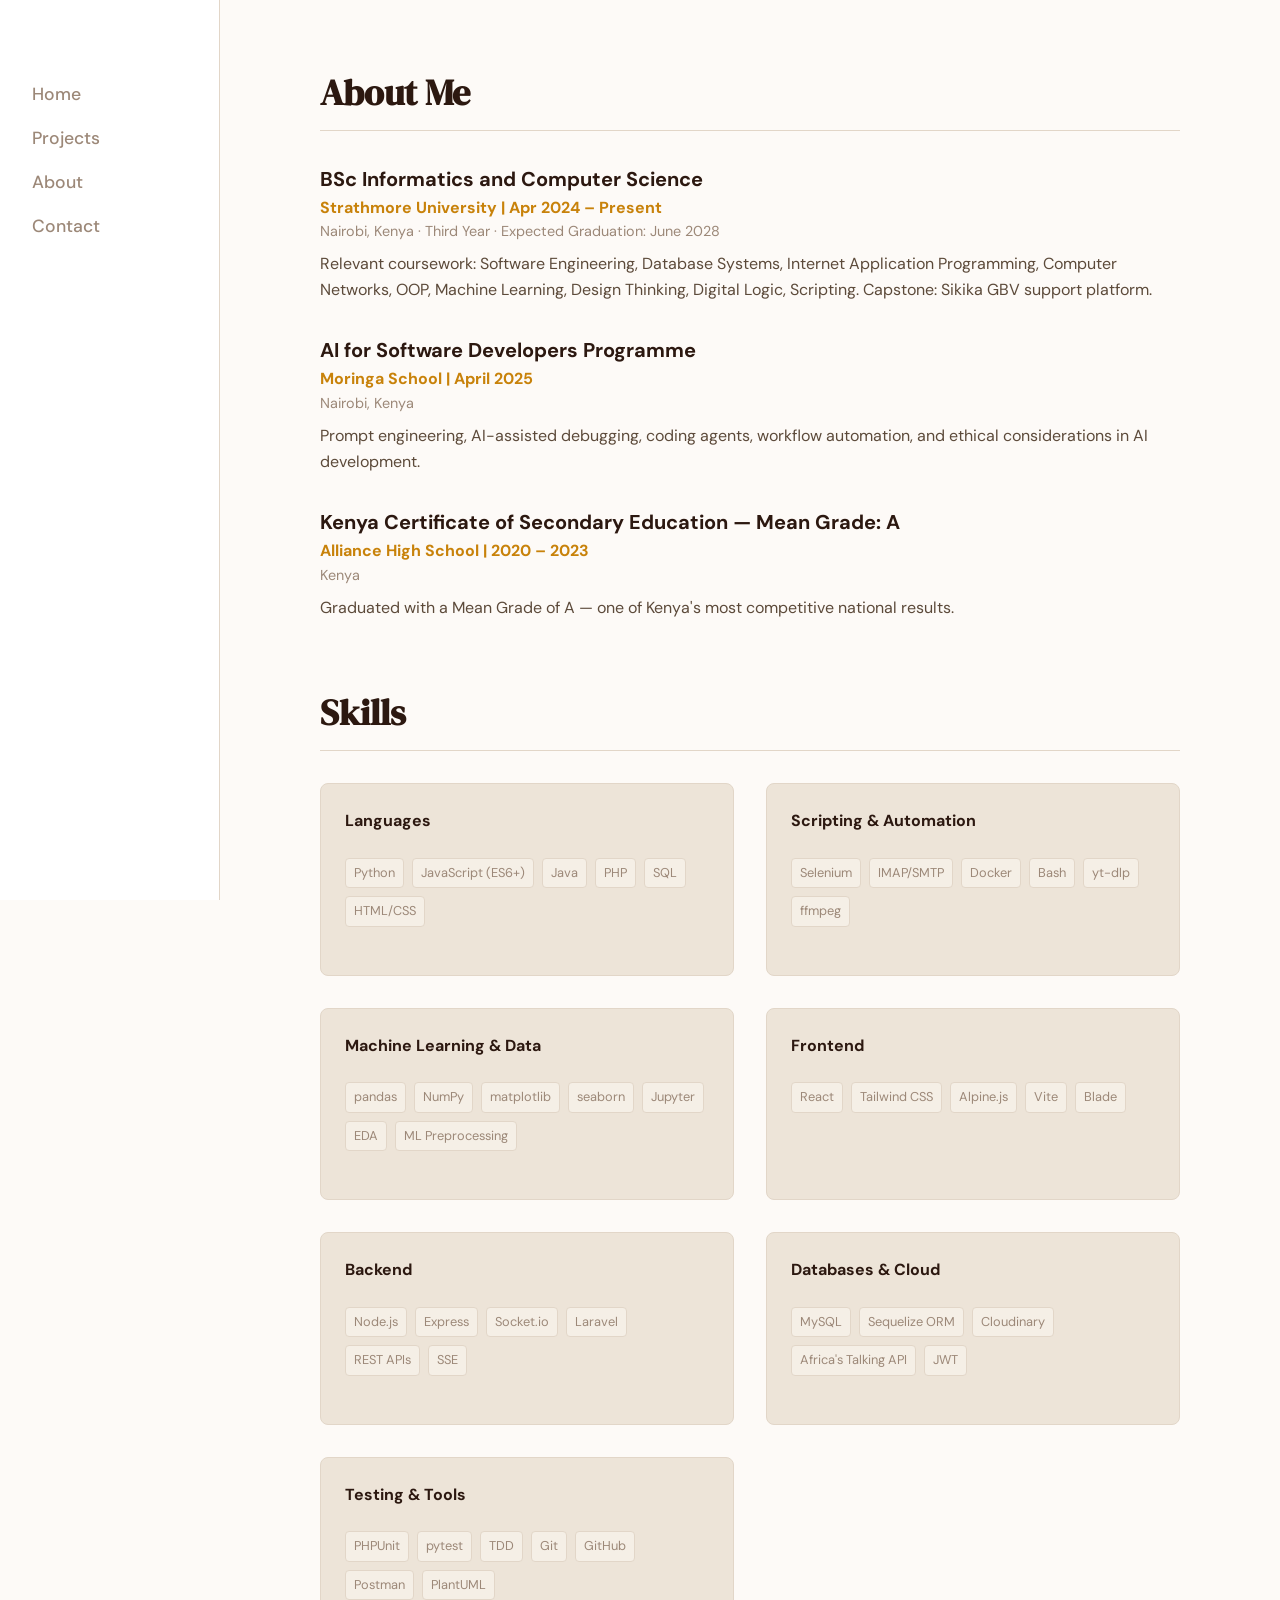
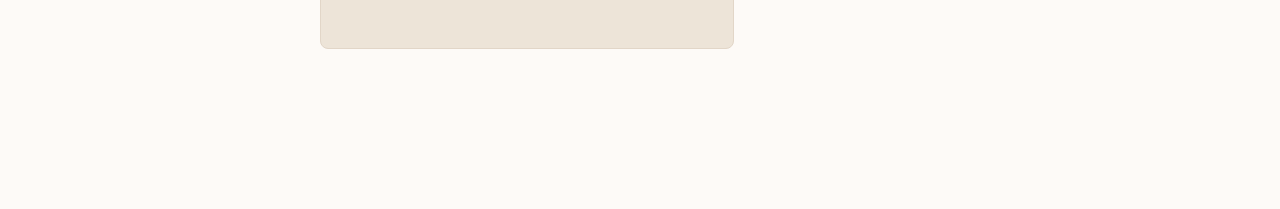
<file: about.html>
<!-- about.html -->
<!DOCTYPE html>
<html lang="en">
<head>
    <meta charset="UTF-8">
    <meta name="viewport" content="width=device-width, initial-scale=1.0">
    <title>About | Karanei Kimutai</title>
    <link rel="stylesheet" href="./css/style.css">
</head>
<body>
    <aside id="sidebarNav" class="sidebar">
        <nav class="nav-menu">
            <a href="index.html" class="nav-link">Home</a>
            <a href="projects.html" class="nav-link">Projects</a>
            <a href="about.html" class="nav-link active amber-text font-bold">About</a>
            <a href="contact.html" class="nav-link">Contact</a>
        </nav>
    </aside>

    <main class="content-area">
        <section class="page-section" id="aboutSection">
            <h2 class="section-title espresso-text">About Me <button type="button" class="edit-btn" data-edit-section="education">Edit</button></h2>
            <div id="educationTimeline"></div>
            
            <h2 class="section-title espresso-text section-spaced">Skills <button type="button" class="edit-btn" data-edit-section="skills">Edit</button></h2>
            <div id="skillsGrid" class="projects-grid"></div>
        </section>
    </main>

    <script src="./js/data.js"></script>
    <script src="./js/main.js"></script>
    <script src="./js/github.js"></script>
    <script src="./js/admin.js"></script>
</body>
</html>
</file>
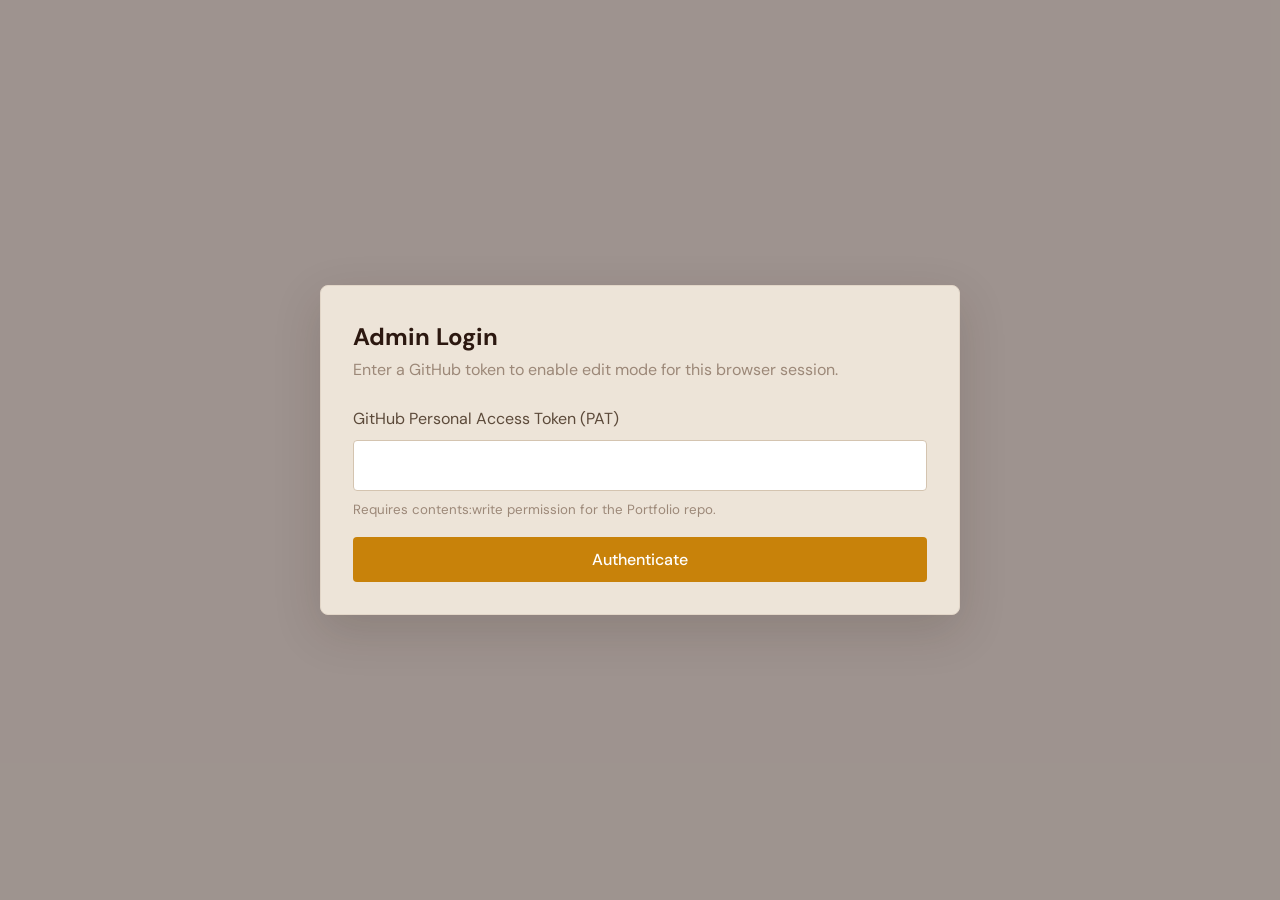
<file: admin.html>
<!-- admin.html -->
<!DOCTYPE html>
<html lang="en">
<head>
    <meta charset="UTF-8">
    <meta name="viewport" content="width=device-width, initial-scale=1.0">
    <title>Admin Dashboard | Portfolio</title>
    <link rel="stylesheet" href="./css/style.css">
</head>
<body>
    <!-- The login modal container -->
    <div id="loginModal" class="modal-overlay">
        <div class="modal-content surface-2-bg">
            <h2 class="espresso-text">Admin Login</h2>
            <p class="muted-text body-text">Enter a GitHub token to enable edit mode for this browser session.</p>
            
            <form id="loginForm" class="login-form">
                <div class="form-group">
                    <label for="githubPat" class="brown-text">GitHub Personal Access Token (PAT)</label>
                    <input type="password" id="githubPat" required class="form-input">
                    <small class="muted-text">Requires contents:write permission for the Portfolio repo.</small>
                </div>
                
                <button type="submit" class="btn btn-primary full-width">Authenticate</button>
            </form>
            <p id="loginError" class="error-text" hidden></p>
        </div>
    </div>

    <!-- The dashboard view (hidden until authenticated) -->
    <main id="adminDashboard" class="content-area" hidden>
        <section class="page-section">
            <h1 class="display-text">Admin Dashboard</h1>
            <p class="body-text">Select a section on your live site to edit, or manage global settings here.</p>
            <a href="index.html" class="btn btn-secondary return-link">Return to Live Site</a>
        </section>
    </main>

    <!-- Core Scripts -->
    <script src="./js/github.js"></script>
    <script src="./js/admin.js"></script>
</body>
</html>
</file>
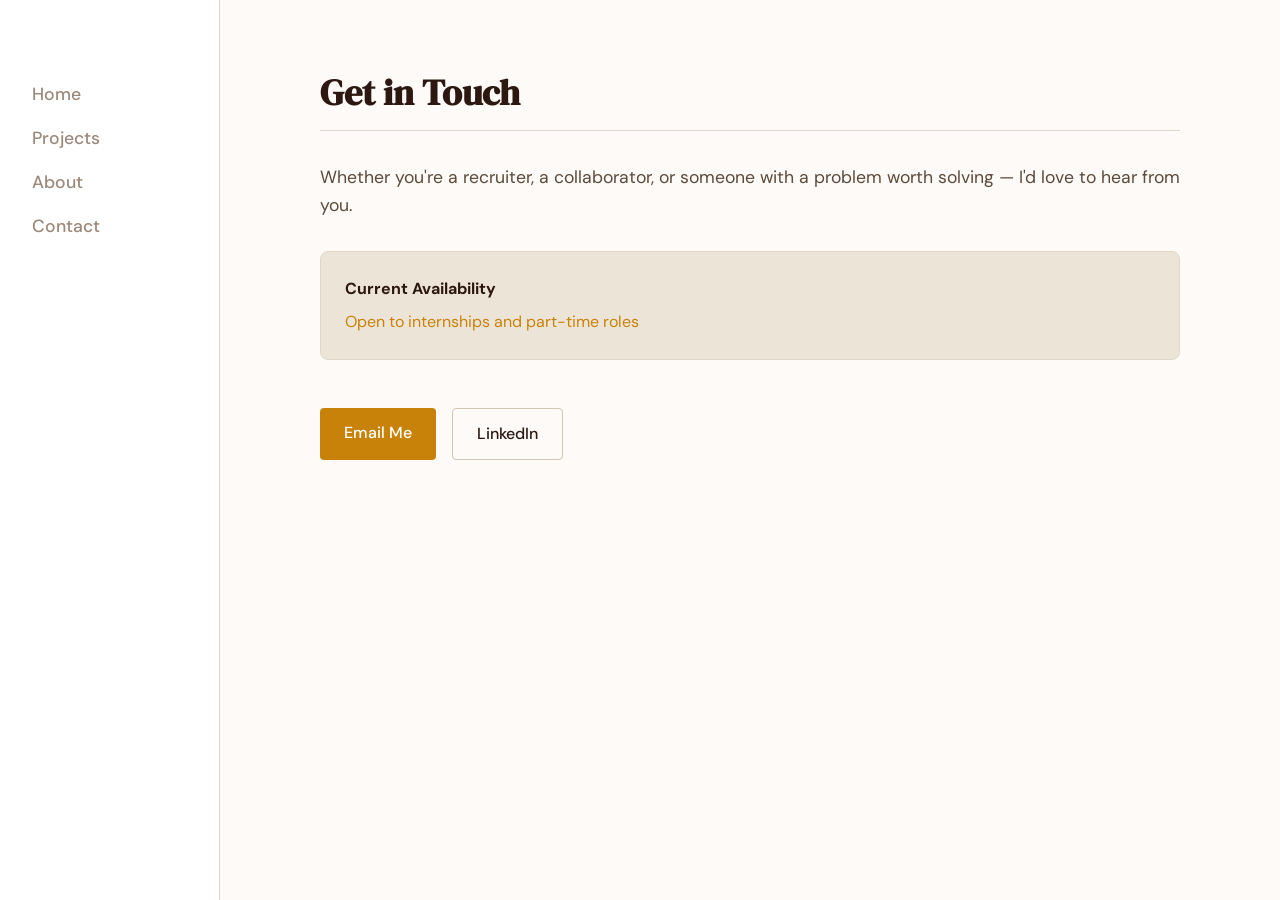
<file: contact.html>
<!-- contact.html -->
<!DOCTYPE html>
<html lang="en">
<head>
    <meta charset="UTF-8">
    <meta name="viewport" content="width=device-width, initial-scale=1.0">
    <title>Contact | Karanei Kimutai</title>
    <link rel="stylesheet" href="./css/style.css">
</head>
<body>
    <aside id="sidebarNav" class="sidebar">
        <nav class="nav-menu">
            <a href="index.html" class="nav-link">Home</a>
            <a href="projects.html" class="nav-link">Projects</a>
            <a href="about.html" class="nav-link">About</a>
            <a href="contact.html" class="nav-link active amber-text font-bold">Contact</a>
        </nav>
    </aside>

    <main class="content-area">
        <section class="page-section" id="contactSection">
            <h2 class="section-title espresso-text">Get in Touch <button type="button" class="edit-btn" data-edit-section="contact">Edit</button></h2>
            
            <p id="contactIntro" class="body-text contact-intro"></p>
            
            <div class="surface-2-bg contact-card">
                <p class="espresso-text font-bold contact-card-title">Current Availability</p>
                <p id="contactAvailability" class="amber-text"></p>
            </div>

            <div class="action-buttons contact-actions">
                <a href="mailto:karaneijunior@gmail.com" class="btn btn-primary">Email Me</a>
                <a href="https://ke.linkedin.com/in/karanei-kimutai-a9063637b" target="_blank" rel="noopener noreferrer" class="btn btn-secondary">LinkedIn</a>
            </div>
        </section>
    </main>

    <script src="./js/data.js"></script>
    <script src="./js/main.js"></script>
    <script src="./js/github.js"></script>
    <script src="./js/admin.js"></script>
</body>
</html>
</file>
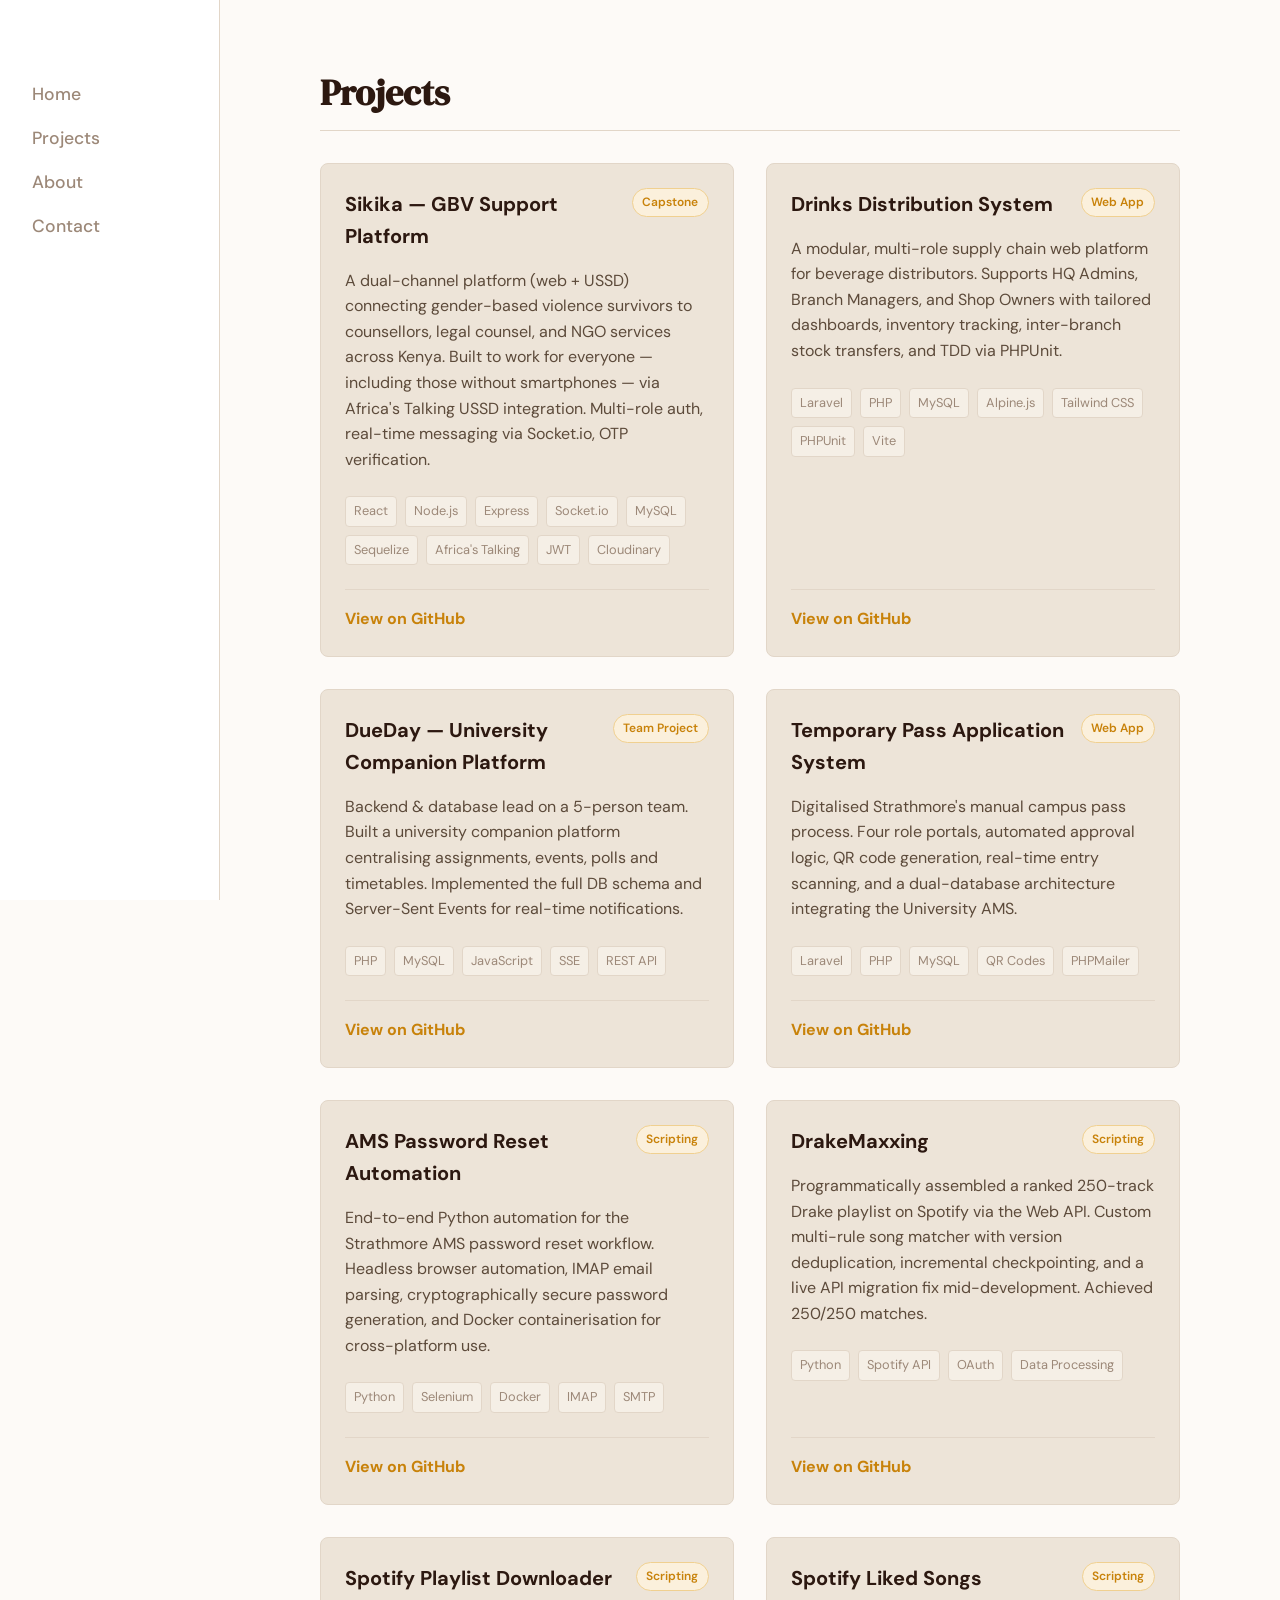
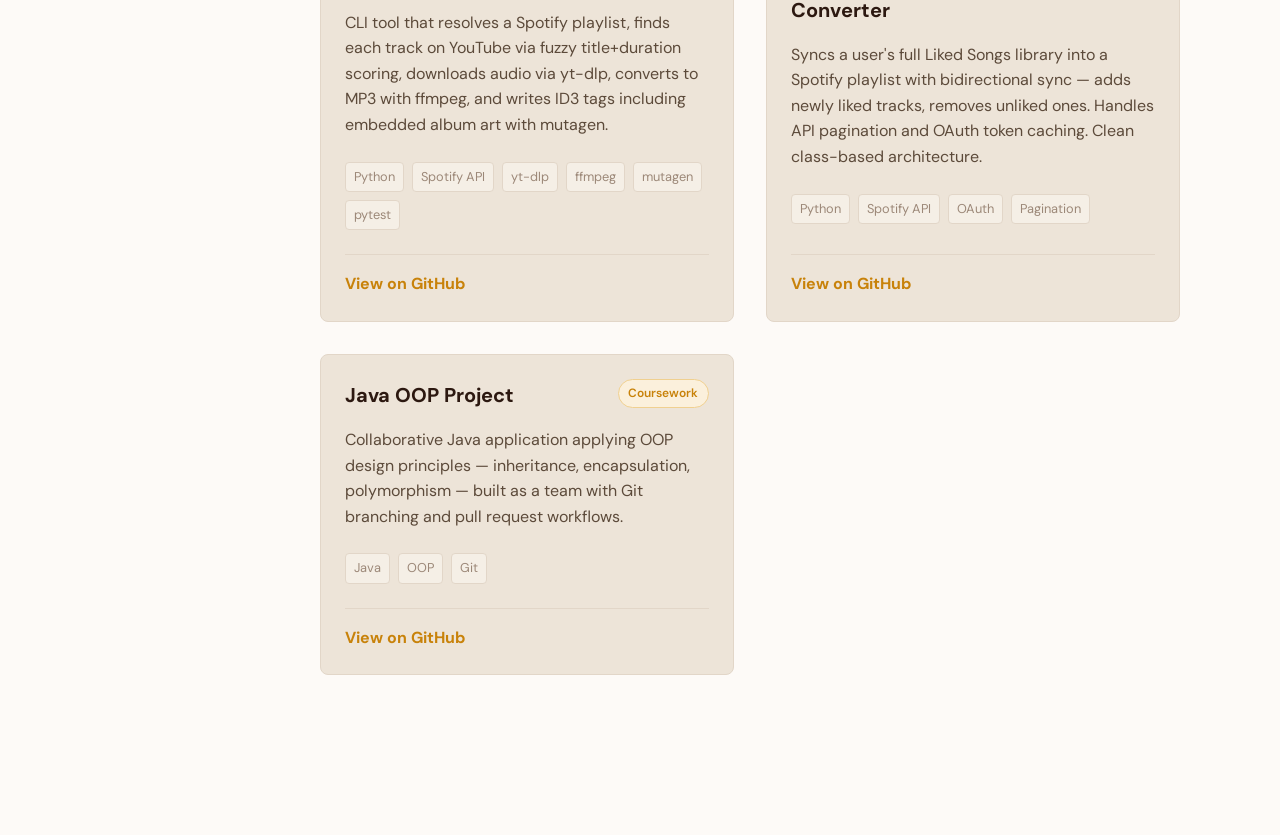
<file: projects.html>
<!DOCTYPE html>
<html lang="en">
<head>
    <meta charset="UTF-8">
    <meta name="viewport" content="width=device-width, initial-scale=1.0">
    <title>Projects | Karanei Kimutai</title>
    <link rel="stylesheet" href="./css/style.css">
</head>
<body>
    <aside id="sidebarNav" class="sidebar">
        <nav class="nav-menu">
            <a href="index.html" class="nav-link">Home</a>
            <a href="projects.html" class="nav-link active amber-text font-bold">Projects</a>
            <a href="about.html" class="nav-link">About</a>
            <a href="contact.html" class="nav-link">Contact</a>
        </nav>
    </aside>

    <main id="mainContent" class="content-area">
        <section id="projectsSection" class="page-section">
            <h2 class="section-title espresso-text">Projects <button type="button" class="edit-btn" data-edit-section="projects">Edit</button></h2>
            <div id="projectsGallery" class="projects-grid"></div>
        </section>
    </main>

    <script src="./js/data.js"></script>
    <script src="./js/main.js"></script>
    <script src="./js/github.js"></script>
    <script src="./js/admin.js"></script>
</body>
</html>
</file>
<file: css/style.css>
/* ==========================================================================
   style.css — Portfolio Shared Design System
   ========================================================================== */

/* --- 1. Imports & Fonts --- */
@import url('https://fonts.googleapis.com/css2?family=DM+Sans:ital,opsz,wght@0,9..40,400;0,9..40,500;0,9..40,700;1,9..40,400&family=DM+Serif+Display:ital@0;1&display=swap');

/* --- 2. CSS Variables (Design Tokens) --- */
:root {
    /* Colour Palette[cite: 1] */
    --bg: #FDFAF7;
    --surface: #F5EFE6;
    --surface-2: #EDE4D8;
    --border: #E2D6C8;
    --border-2: #D4C4B0;
    
    --espresso: #2C1810;
    --brown: #5C4A3A;
    --muted: #9C8878;
    --muted-2: #B8A898;
    
    --amber: #C8820A;
    --amber-bg: #FBF0DC;
    --amber-border: #F0D090;
    --white: #FFFFFF;

    /* Typography[cite: 1] */
    --font-display: 'DM Serif Display', serif;
    --font-body: 'DM Sans', sans-serif;

    /* Spacing & Layout */
    --sidebar-width: 220px;
    --content-max-width: 860px;
    --radius-sm: 4px;
    --radius-md: 8px;
    --radius-lg: 12px;
}

/* --- 3. Base & Reset --- */
* {
    margin: 0;
    padding: 0;
    box-sizing: border-box;
}

[hidden] {
    display: none !important;
}

body {
    font-family: var(--font-body);
    background-color: var(--bg);
    color: var(--brown);
    line-height: 1.6;
    -webkit-font-smoothing: antialiased;
}

a {
    text-decoration: none;
    color: inherit;
    transition: color 0.2s ease, opacity 0.2s ease;
}

/* --- 4. Typography Classes --- */
.display-text {
    font-family: var(--font-display);
    font-size: 3rem;
    line-height: 1.1;
    color: var(--espresso);
    margin-bottom: 0.5rem;
}

.subtitle-text {
    font-size: 1.5rem;
    font-weight: 500;
    color: var(--brown);
    margin-bottom: 1rem;
}

.tagline-text {
    font-size: 1.25rem;
    color: var(--espresso);
    margin-bottom: 1.5rem;
}

.body-text {
    font-size: 1rem;
    color: var(--brown);
}

.section-title {
    font-family: var(--font-display);
    font-size: 2.25rem;
    color: var(--espresso);
    margin-bottom: 2rem;
    border-bottom: 1px solid var(--border);
    padding-bottom: 0.5rem;
}

.section-spaced {
    margin-top: 4rem;
}

/* Colour Utilities */
.espresso-text { color: var(--espresso); }
.brown-text { color: var(--brown); }
.muted-text { color: var(--muted); }
.amber-text { color: var(--amber); }
.font-bold { font-weight: 700; }

/* Background Utilities */
.surface-2-bg { background-color: var(--surface-2); }
.amber-bg { background-color: var(--amber-bg); }
.amber-border { border: 1px solid var(--amber-border); }

/* --- 5. Layout Architecture[cite: 1] --- */
/* Desktop Layout: Sidebar left, Main content right */
@media (min-width: 769px) {
    body {
        display: flex;
    }
}

/* Sidebar (Sticky) */
.sidebar {
    width: var(--sidebar-width);
    height: 100vh;
    position: sticky;
    top: 0;
    background-color: var(--white);
    border-right: 1px solid var(--border);
    padding: 3rem 2rem;
    display: flex;
    flex-direction: column;
}

.nav-menu {
    display: flex;
    flex-direction: column;
    gap: 1rem;
    margin-top: 2rem;
}

.nav-link {
    font-size: 1.1rem;
    color: var(--muted);
    font-weight: 500;
}

.nav-link:hover {
    color: var(--espresso);
}

/* Main Content Area */
.content-area {
    flex: 1;
    padding: 4rem 2rem;
    display: flex;
    justify-content: center;
}

.page-section {
    max-width: var(--content-max-width);
    width: 100%;
    margin-bottom: 6rem;
}

/* Mobile Layout Overrides[cite: 1] */
@media (max-width: 768px) {
    .sidebar {
        position: relative;
        width: 100%;
        height: auto;
        border-right: none;
        border-bottom: 1px solid var(--border);
        padding: 1rem 1.5rem;
        flex-direction: column;
        align-items: stretch;
        z-index: 100;
    }

    .nav-menu {
        display: flex;
        flex-direction: row;
        flex-wrap: wrap;
        gap: 0.75rem;
        margin-top: 0;
        justify-content: center;
    }

    .nav-link {
        font-size: 0.95rem;
    }

    .content-area {
        padding: 2rem 1.5rem;
    }
}

/* --- 6. Components --- */

/* Buttons */
.btn {
    display: inline-block;
    padding: 0.75rem 1.5rem;
    border-radius: var(--radius-sm);
    font-weight: 500;
    cursor: pointer;
    border: none;
    font-family: inherit;
    font-size: 1rem;
}

.btn:disabled {
    opacity: 0.6;
    cursor: not-allowed;
}

.btn-primary {
    background-color: var(--amber);
    color: var(--white);
}

.btn-primary:hover {
    background-color: #B07008; /* Slightly darker amber for hover */
}

.btn-secondary {
    background-color: transparent;
    color: var(--espresso);
    border: 1px solid var(--border-2);
}

.btn-secondary:hover {
    background-color: var(--surface);
}

.action-buttons {
    display: flex;
    gap: 1rem;
    margin-top: 2rem;
}

.profile-photo {
    display: block;
    width: 112px;
    height: 112px;
    border-radius: 50%;
    object-fit: cover;
    margin-bottom: 1.5rem;
    border: 3px solid var(--white);
    box-shadow: 0 8px 24px rgba(44, 24, 16, 0.12);
}

.hero-edit-btn {
    margin: 0 0 1rem;
}

.contact-intro {
    margin-bottom: 2rem;
    font-size: 1.1rem;
}

.contact-card {
    padding: 1.5rem;
    border-radius: var(--radius-md);
    border: 1px solid var(--border);
}

.contact-card-title {
    margin-bottom: 0.5rem;
}

.contact-actions {
    margin-top: 3rem;
}

/* Project Gallery Grid */
.projects-grid {
    display: grid;
    grid-template-columns: repeat(auto-fill, minmax(320px, 1fr));
    gap: 2rem;
}

/* Project Tile */
.project-tile {
    border-radius: var(--radius-md);
    padding: 1.5rem;
    border: 1px solid var(--border);
    display: flex;
    flex-direction: column;
    height: 100%;
    transition: transform 0.2s ease, box-shadow 0.2s ease;
}

.project-tile:hover {
    transform: translateY(-4px);
    box-shadow: 0 4px 12px rgba(44, 24, 16, 0.05);
}

.tile-header {
    display: flex;
    justify-content: space-between;
    align-items: flex-start;
    margin-bottom: 1rem;
}

.tile-header h3 {
    font-size: 1.25rem;
    margin-right: 1rem;
}

/* Tags & Badges */
.badge {
    font-size: 0.75rem;
    padding: 0.25rem 0.6rem;
    border-radius: 9999px;
    font-weight: 600;
    white-space: nowrap;
    color: var(--amber);
}

.tags-container {
    display: flex;
    flex-wrap: wrap;
    gap: 0.5rem;
    margin-top: 1.5rem;
    margin-bottom: 1.5rem;
}

.tech-tag {
    background-color: var(--surface);
    color: var(--muted);
    font-size: 0.8rem;
    padding: 0.25rem 0.5rem;
    border-radius: var(--radius-sm);
    border: 1px solid var(--border);
}

.tile-footer {
    margin-top: auto;
    padding-top: 1rem;
}

.border-top {
    border-top: 1px solid var(--border);
}

/* Education & Skills */
.edu-item {
    margin-bottom: 2rem;
}

.edu-degree {
    font-size: 1.25rem;
}

.edu-meta {
    font-size: 0.9rem;
}

.edu-details {
    margin-top: 0.5rem;
}

.skill-category {
    border-radius: var(--radius-md);
    padding: 1.5rem;
    border: 1px solid var(--border);
}

/* --- 7. Admin Mode Styles[cite: 1] --- */

/* Hide edit buttons by default for public viewers */
.edit-btn {
    display: none;
    background: transparent;
    border: none;
    color: var(--amber);
    cursor: pointer;
    font-size: 0.9rem;
    margin-left: 1rem;
}

.edit-btn:hover {
    text-decoration: underline;
}

/* Show edit buttons and banner when admin mode is active */
body.admin-mode .edit-btn {
    display: inline-flex;
    align-items: center;
}

body.admin-mode .admin-editable-tile {
    cursor: pointer;
    outline: 1px dashed transparent;
}

body.admin-mode .admin-editable-tile:hover {
    outline-color: var(--amber-border);
}

/* The amber banner injected at the top in admin mode[cite: 1] */
.admin-banner {
    display: none;
    background-color: var(--amber);
    color: var(--white);
    text-align: center;
    padding: 0.5rem;
    font-size: 0.875rem;
    font-weight: 500;
    position: fixed;
    top: 0;
    left: 0;
    width: 100%;
    z-index: 1000;
}

body.admin-mode .admin-banner {
    display: block;
}

/* Adjust sidebar top position when admin banner is present */
body.admin-mode .sidebar {
    top: 36px; 
    height: calc(100vh - 36px);
}

body.admin-mode .content-area {
    padding-top: 5rem;
}

/* Modal & Forms */
.modal-overlay {
    position: fixed;
    inset: 0;
    z-index: 2000;
    display: flex;
    justify-content: center;
    align-items: center;
    padding: 1rem;
    background: rgba(44, 24, 16, 0.45);
}

.modal-content {
    width: min(100%, 640px);
    max-height: calc(100vh - 2rem);
    overflow-y: auto;
    padding: 2rem;
    border-radius: var(--radius-md);
    border: 1px solid var(--border);
    box-shadow: 0 16px 48px rgba(44, 24, 16, 0.16);
}

.login-form,
#dynamicEditForm {
    display: grid;
    gap: 1rem;
    margin-top: 1.5rem;
}

.form-group {
    display: grid;
    gap: 0.5rem;
}

.form-input {
    width: 100%;
    min-height: 2.75rem;
    padding: 0.75rem;
    border: 1px solid var(--border-2);
    border-radius: var(--radius-sm);
    background: var(--white);
    color: var(--espresso);
    font: inherit;
}

textarea.form-input {
    min-height: 8rem;
    resize: vertical;
}

.code-input {
    min-height: 22rem;
    font-family: ui-monospace, SFMono-Regular, Menlo, Consolas, monospace;
    font-size: 0.875rem;
}

.full-width {
    width: 100%;
}

.error-text {
    color: #B3261E;
    margin-top: 1rem;
}

.return-link {
    margin-top: 2rem;
}

.compact-btn {
    padding: 0.55rem 0.9rem;
    font-size: 0.9rem;
}

.danger-btn {
    border-color: #B3261E;
    color: #B3261E;
}

.danger-btn:hover {
    background-color: #FCE8E6;
}

.admin-tools {
    display: flex;
    flex-wrap: wrap;
    align-items: center;
    gap: 0.75rem;
}

.admin-status {
    font-size: 0.9rem;
}

.admin-save-status {
    min-height: 1.25rem;
    margin-top: 1rem;
    font-size: 0.9rem;
}

.status-info {
    color: var(--muted);
}

.status-success {
    color: #1E7A35;
}

.status-error {
    color: #B3261E;
}

.skills-editor {
    display: grid;
    gap: 0.75rem;
}

.skill-manager-row {
    border: 1px solid var(--border);
    border-radius: var(--radius-sm);
    padding: 0.75rem;
    display: grid;
    gap: 0.75rem;
}

.education-editor {
    display: grid;
    gap: 0.75rem;
}

.education-manager-row {
    border: 1px solid var(--border);
    border-radius: var(--radius-sm);
    padding: 0.75rem;
    display: grid;
    gap: 0.75rem;
}

.projects-manager {
    display: grid;
    gap: 0.75rem;
}

.project-manager-row {
    border: 1px solid var(--border);
    border-radius: var(--radius-sm);
    padding: 0.75rem;
    display: grid;
    grid-template-columns: auto 1fr auto;
    gap: 0.75rem;
    align-items: center;
}

.project-manager-row.dragging {
    opacity: 0.5;
}

.project-manager-row.drop-target {
    border-color: var(--amber);
    box-shadow: 0 0 0 2px rgba(200, 130, 10, 0.2);
}

.drag-handle {
    cursor: move;
}

.project-row-info {
    min-width: 0;
}

.project-row-info p {
    overflow: hidden;
    text-overflow: ellipsis;
    white-space: nowrap;
}

.project-row-controls {
    display: flex;
    align-items: center;
    gap: 0.75rem;
    flex-wrap: wrap;
}

.project-toggle {
    display: inline-flex;
    align-items: center;
    gap: 0.4rem;
    font-size: 0.9rem;
}

.repo-picker {
    display: grid;
    gap: 0.5rem;
}

.repo-option {
    border: 1px solid var(--border);
    border-radius: var(--radius-sm);
    padding: 0.75rem;
    display: grid;
    grid-template-columns: auto 1fr;
    gap: 0.75rem;
    align-items: center;
}

.repo-option input[type='checkbox'] {
    width: 1rem;
    height: 1rem;
}

.repo-option-details {
    min-width: 0;
}

.repo-option-details p {
    overflow: hidden;
    text-overflow: ellipsis;
    white-space: nowrap;
}

@media (max-width: 768px) {
    .project-manager-row {
        grid-template-columns: 1fr;
    }

    .project-row-controls {
        justify-content: flex-start;
    }
}
</file>
